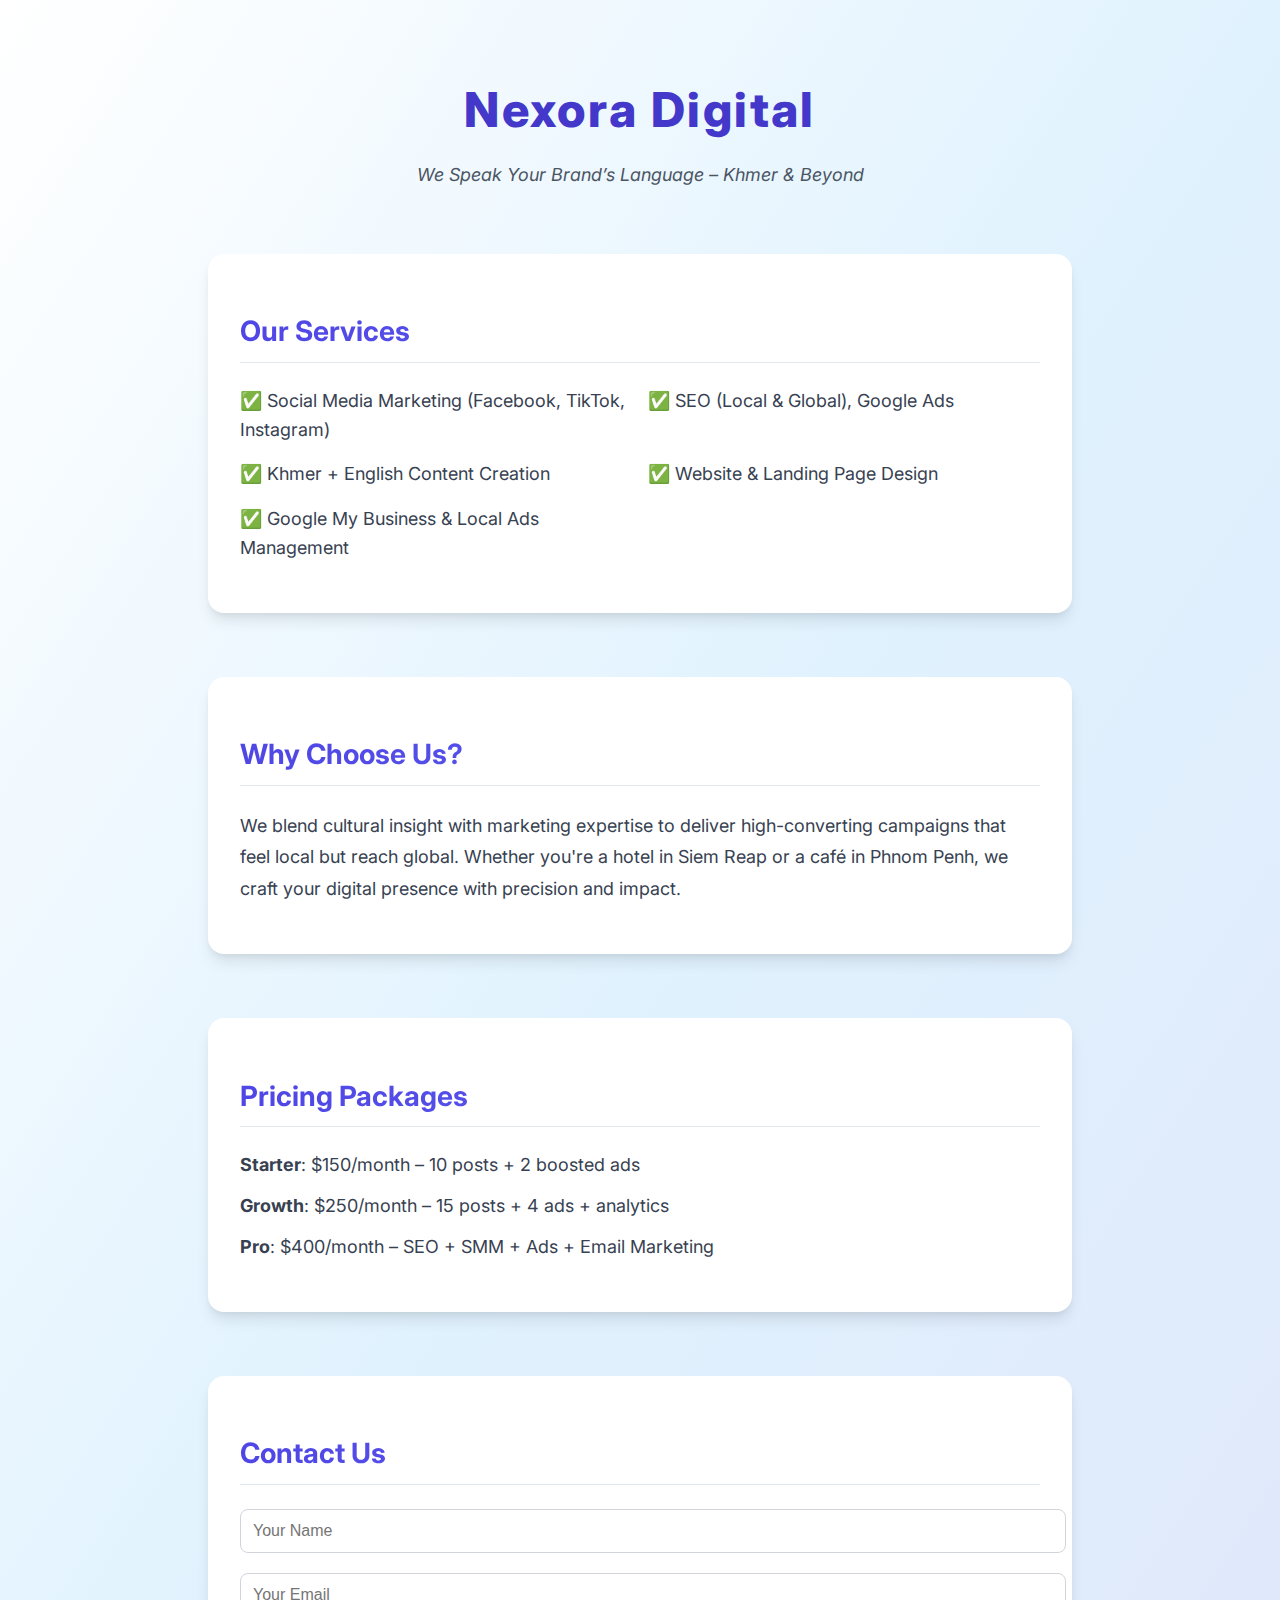
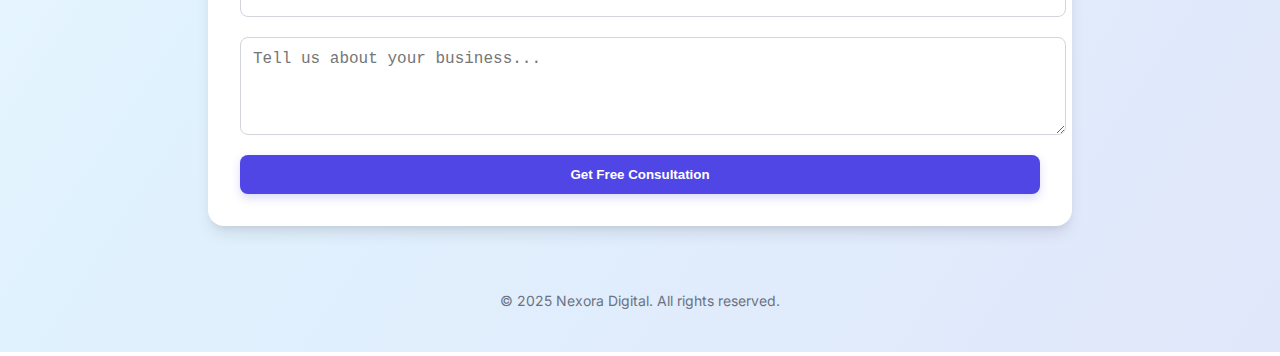
<file: index.html>
<!DOCTYPE html>
<html lang="en">
<head>
    <meta charset="UTF-8">
    <meta name="viewport" content="width=device-width, initial-scale=1.0">
    <title>Nexora Digital - Digital Marketing Agency</title>
    <meta name="description" content="Nexora Digital offers social media marketing, SEO, content creation in Khmer & English, website design, and Google Ads management for businesses in Cambodia and beyond.">
    <link rel="stylesheet" href="style.css">
    <link href="https://fonts.googleapis.com/css2?family=Inter:wght@400;600;700;800&display=swap" rel="stylesheet">
</head>
<body>
    <div class="container">
        <header class="header">
            <h1 class="main-heading">Nexora Digital</h1>
            <p class="tagline">We Speak Your Brand’s Language – Khmer & Beyond</p>
        </header>

        <section class="section-block">
            <h2 class="section-title">Our Services</h2>
            <ul class="service-list">
                <li>✅ Social Media Marketing (Facebook, TikTok, Instagram)</li>
                <li>✅ SEO (Local & Global), Google Ads</li>
                <li>✅ Khmer + English Content Creation</li>
                <li>✅ Website & Landing Page Design</li>
                <li>✅ Google My Business & Local Ads Management</li>
            </ul>
        </section>

        <section class="section-block">
            <h2 class="section-title">Why Choose Us?</h2>
            <p class="paragraph-text">We blend cultural insight with marketing expertise to deliver high-converting campaigns that feel local but reach global. Whether you're a hotel in Siem Reap or a café in Phnom Penh, we craft your digital presence with precision and impact.</p>
        </section>

        <section class="section-block">
            <h2 class="section-title">Pricing Packages</h2>
            <ul class="pricing-list">
                <li><strong>Starter</strong>: $150/month – 10 posts + 2 boosted ads</li>
                <li><strong>Growth</strong>: $250/month – 15 posts + 4 ads + analytics</li>
                <li><strong>Pro</strong>: $400/month – SEO + SMM + Ads + Email Marketing</li>
            </ul>
        </section>

        <section class="section-block">
            <h2 class="section-title">Contact Us</h2>
            <form class="contact-form" action="https://formspree.io/f/xyzjdbbj" method="POST">
    <input type="text" name="name" placeholder="Your Name" class="form-input" required />
    <input type="email" name="email" placeholder="Your Email" class="form-input" required />
    <textarea name="message" placeholder="Tell us about your business..." class="form-textarea" rows="4" required></textarea>
    <button type="submit" class="submit-button">Get Free Consultation</button>
</form>

        </section>

        <footer class="footer">
            © 2025 Nexora Digital. All rights reserved.
        </footer>
    </div>
</body>
</html>
</file>
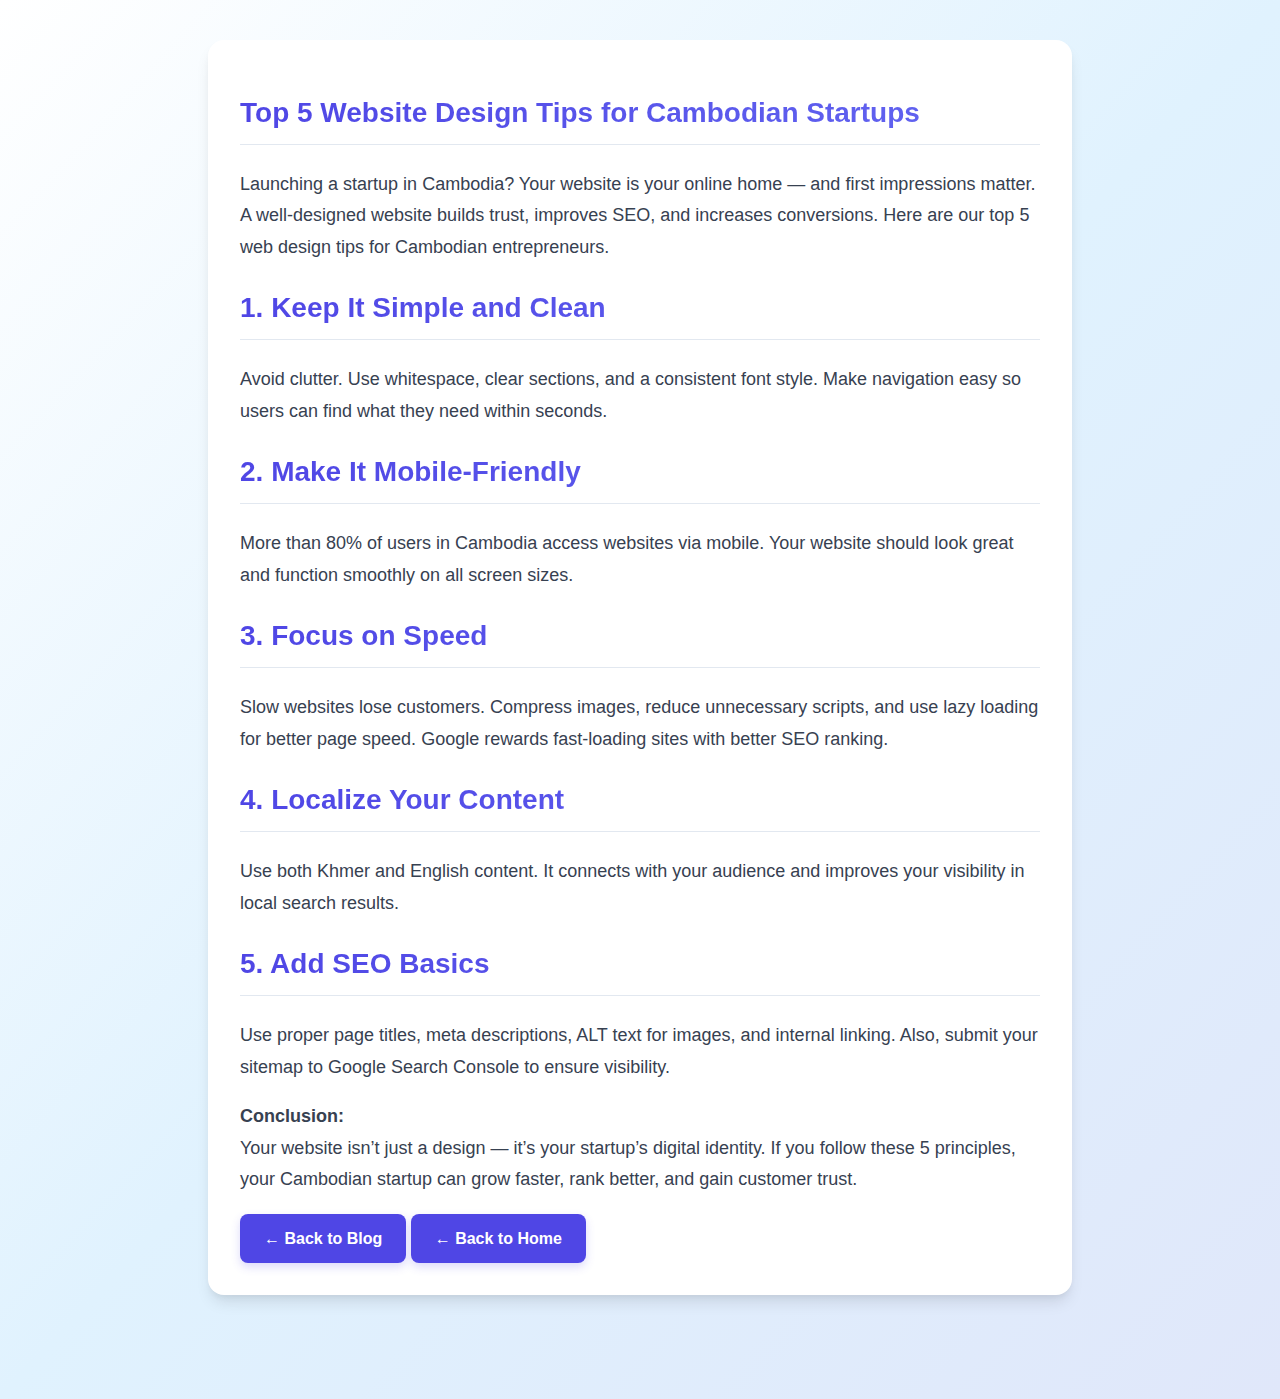
<file: blog-ads-cambodia.html>
<!DOCTYPE html>
<html lang="en">
<head>
  <meta charset="UTF-8">
  <meta name="viewport" content="width=device-width, initial-scale=1.0">
  <title>Top 5 Website Design Tips for Cambodian Startups | Nexora Digital</title>
  <meta name="description" content="Boost your Cambodian startup's success with Nexora Digital's top 5 website design tips. Learn design, SEO, and user experience best practices." />
  <link rel="canonical" href="https://prince5533.github.io/Nexora-Digital-1/blog-website-tips-cambodia.html" />
  <meta name="robots" content="index, follow" />
  <meta property="og:title" content="Top 5 Website Design Tips for Cambodian Startups" />
  <meta property="og:description" content="Nexora Digital Cambodia shares practical web design and SEO tips for startups to grow online effectively." />
  <meta property="og:type" content="article" />
  <meta property="og:url" content="https://prince5533.github.io/Nexora-Digital-1/blog-website-tips-cambodia.html" />
  <meta property="og:image" content="https://prince5533.github.io/Nexora-Digital-1/images/social-banner.jpg" />
  <meta name="twitter:card" content="summary_large_image" />
  <meta name="twitter:title" content="Top 5 Website Design Tips for Cambodian Startups" />
  <meta name="twitter:description" content="Want to grow your startup in Cambodia? Follow these 5 web design and SEO tips by Nexora Digital Cambodia." />
  <meta name="twitter:image" content="https://prince5533.github.io/Nexora-Digital-1/images/social-banner.jpg" />
  <link rel="stylesheet" href="style.css">
</head>
<body>
  <div class="container">
    <section class="section-block">
      <h1 class="section-title">Top 5 Website Design Tips for Cambodian Startups</h1>
      <p class="paragraph-text">
        Launching a startup in Cambodia? Your website is your online home — and first impressions matter. A well-designed website builds trust, improves SEO, and increases conversions. Here are our top 5 web design tips for Cambodian entrepreneurs.
      </p>

      <h2 class="section-title">1. Keep It Simple and Clean</h2>
      <p class="paragraph-text">
        Avoid clutter. Use whitespace, clear sections, and a consistent font style. Make navigation easy so users can find what they need within seconds.
      </p>

      <h2 class="section-title">2. Make It Mobile-Friendly</h2>
      <p class="paragraph-text">
        More than 80% of users in Cambodia access websites via mobile. Your website should look great and function smoothly on all screen sizes.
      </p>

      <h2 class="section-title">3. Focus on Speed</h2>
      <p class="paragraph-text">
        Slow websites lose customers. Compress images, reduce unnecessary scripts, and use lazy loading for better page speed. Google rewards fast-loading sites with better SEO ranking.
      </p>

      <h2 class="section-title">4. Localize Your Content</h2>
      <p class="paragraph-text">
        Use both Khmer and English content. It connects with your audience and improves your visibility in local search results.
      </p>

      <h2 class="section-title">5. Add SEO Basics</h2>
      <p class="paragraph-text">
        Use proper page titles, meta descriptions, ALT text for images, and internal linking. Also, submit your sitemap to Google Search Console to ensure visibility.
      </p>

      <p class="paragraph-text"><strong>Conclusion:</strong><br>
        Your website isn’t just a design — it’s your startup’s digital identity. If you follow these 5 principles, your Cambodian startup can grow faster, rank better, and gain customer trust.
      </p>

      <a href="blog.html" class="submit-button">← Back to Blog</a>
      <a href="index.html" class="submit-button">← Back to Home</a>
    </section>
  </div>
</body>
</html>
</file>
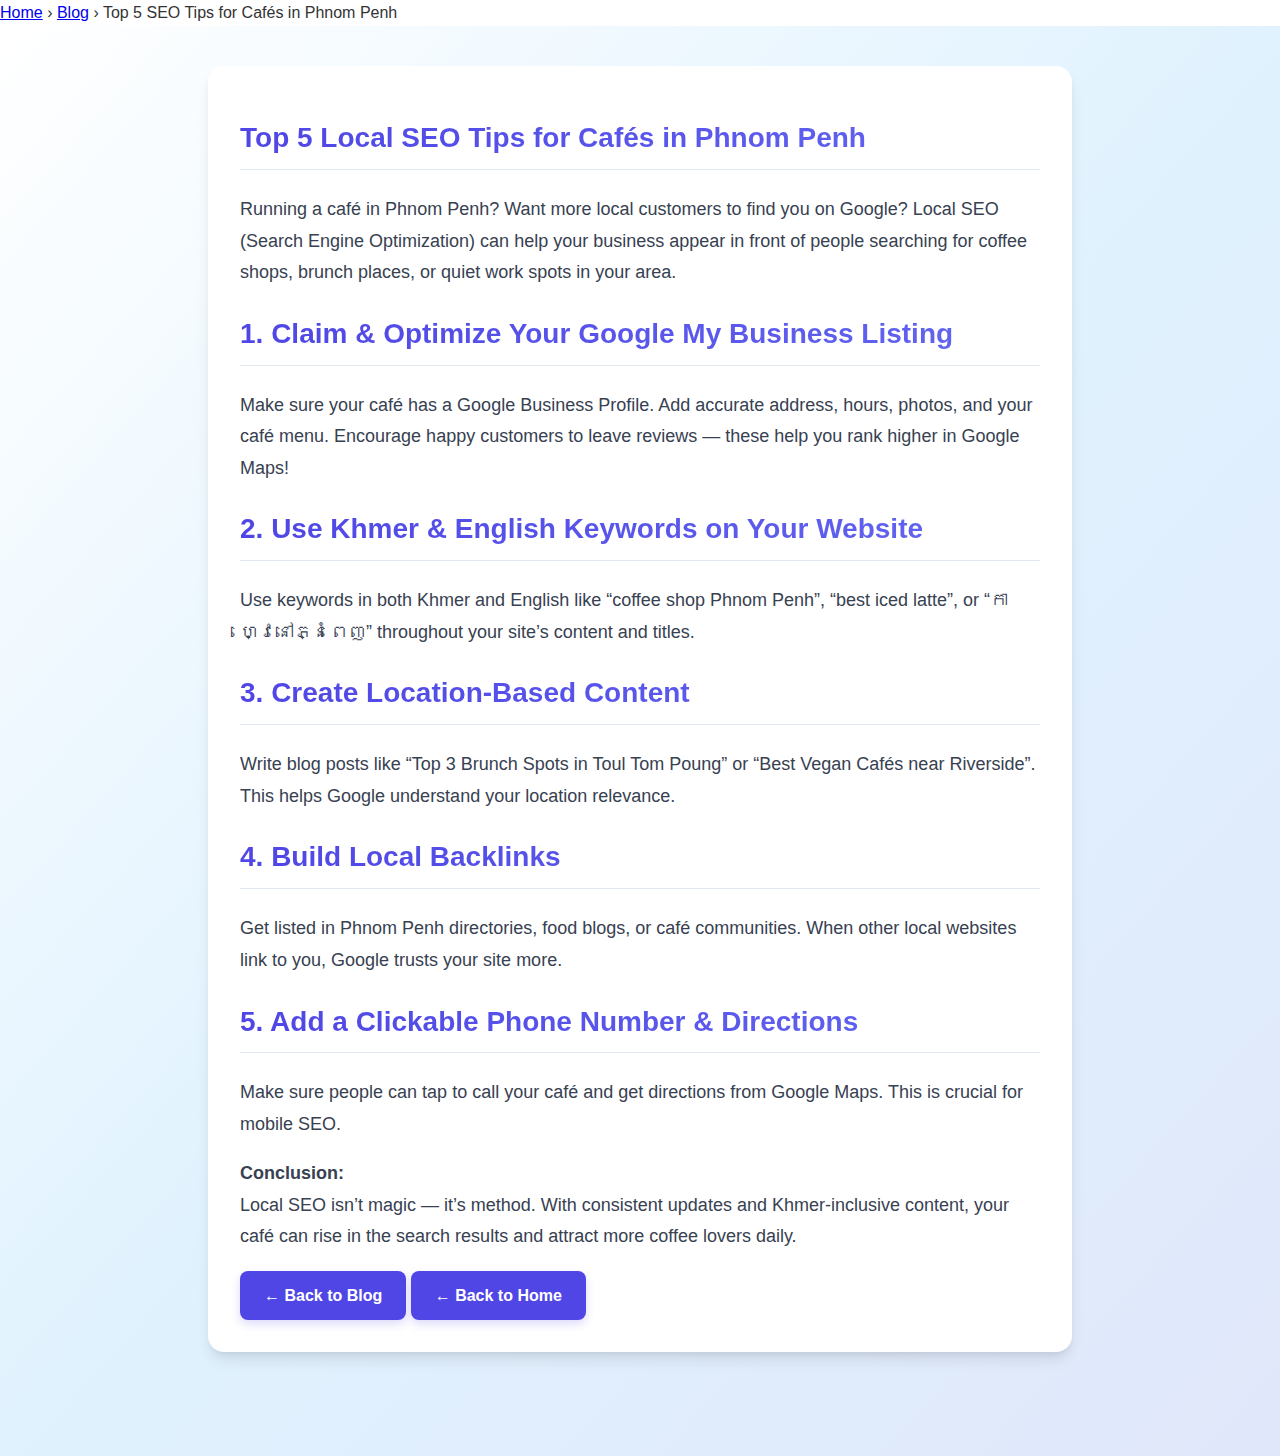
<file: blog-seo-phnom-penh.html>
<!DOCTYPE html>
<html lang="en">
<head>
  <meta charset="UTF-8">
  <meta name="viewport" content="width=device-width, initial-scale=1.0">
  <title>Top 5 Local SEO Tips for Cafés in Phnom Penh | Nexora Digital</title>
  <meta name="description" content="Boost your café's Google visibility in Phnom Penh with Nexora Digital's local SEO tips. Perfect for small businesses and coffee shops." />
  <link rel="canonical" href="https://prince5533.github.io/Nexora-Digital-1/blog-seo-phnom-penh.html" />
  <meta name="robots" content="index, follow" />
  <meta property="og:title" content="Top 5 Local SEO Tips for Cafés in Phnom Penh" />
  <meta property="og:description" content="Nexora Digital shares practical local SEO tips to help Phnom Penh cafés grow online visibility and get more customers." />
  <meta property="og:type" content="article" />
  <meta property="og:url" content="https://prince5533.github.io/Nexora-Digital-1/blog-seo-phnom-penh.html" />
  <meta property="og:image" content="https://prince5533.github.io/Nexora-Digital-1/images/social-banner.jpg" />
  <meta name="twitter:card" content="summary_large_image" />
  <meta name="twitter:title" content="Top 5 Local SEO Tips for Cafés in Phnom Penh" />
  <meta name="twitter:description" content="Get discovered by more Phnom Penh coffee lovers with these expert local SEO tips from Nexora Digital." />
  <meta name="twitter:image" content="https://prince5533.github.io/Nexora-Digital-1/images/social-banner.jpg" />
  <link rel="stylesheet" href="style.css">
</head>
<body>
  <nav aria-label="breadcrumb" class="breadcrumb">
  <a href="index.html">Home</a> ›
  <a href="blog.html">Blog</a> ›
  <span>Top 5 SEO Tips for Cafés in Phnom Penh</span>
</nav>
  <div class="container">
    <section class="section-block">
      <h1 class="section-title">Top 5 Local SEO Tips for Cafés in Phnom Penh</h1>
      <p class="paragraph-text">
        Running a café in Phnom Penh? Want more local customers to find you on Google? Local SEO (Search Engine Optimization) can help your business appear in front of people searching for coffee shops, brunch places, or quiet work spots in your area.
      </p>

      <h2 class="section-title">1. Claim & Optimize Your Google My Business Listing</h2>
      <p class="paragraph-text">
        Make sure your café has a Google Business Profile. Add accurate address, hours, photos, and your café menu. Encourage happy customers to leave reviews — these help you rank higher in Google Maps!
      </p>

      <h2 class="section-title">2. Use Khmer & English Keywords on Your Website</h2>
      <p class="paragraph-text">
        Use keywords in both Khmer and English like “coffee shop Phnom Penh”, “best iced latte”, or “កាហ្វេនៅភ្នំពេញ” throughout your site’s content and titles.
      </p>

      <h2 class="section-title">3. Create Location-Based Content</h2>
      <p class="paragraph-text">
        Write blog posts like “Top 3 Brunch Spots in Toul Tom Poung” or “Best Vegan Cafés near Riverside”. This helps Google understand your location relevance.
      </p>

      <h2 class="section-title">4. Build Local Backlinks</h2>
      <p class="paragraph-text">
        Get listed in Phnom Penh directories, food blogs, or café communities. When other local websites link to you, Google trusts your site more.
      </p>

      <h2 class="section-title">5. Add a Clickable Phone Number & Directions</h2>
      <p class="paragraph-text">
        Make sure people can tap to call your café and get directions from Google Maps. This is crucial for mobile SEO.
      </p>

      <p class="paragraph-text"><strong>Conclusion:</strong><br>
        Local SEO isn’t magic — it’s method. With consistent updates and Khmer-inclusive content, your café can rise in the search results and attract more coffee lovers daily.
      </p>

      <a href="blog.html" class="submit-button">← Back to Blog</a>
      <a href="index.html" class="submit-button">← Back to Home</a>
    </section>
  </div>
</body>
</html>
</file>
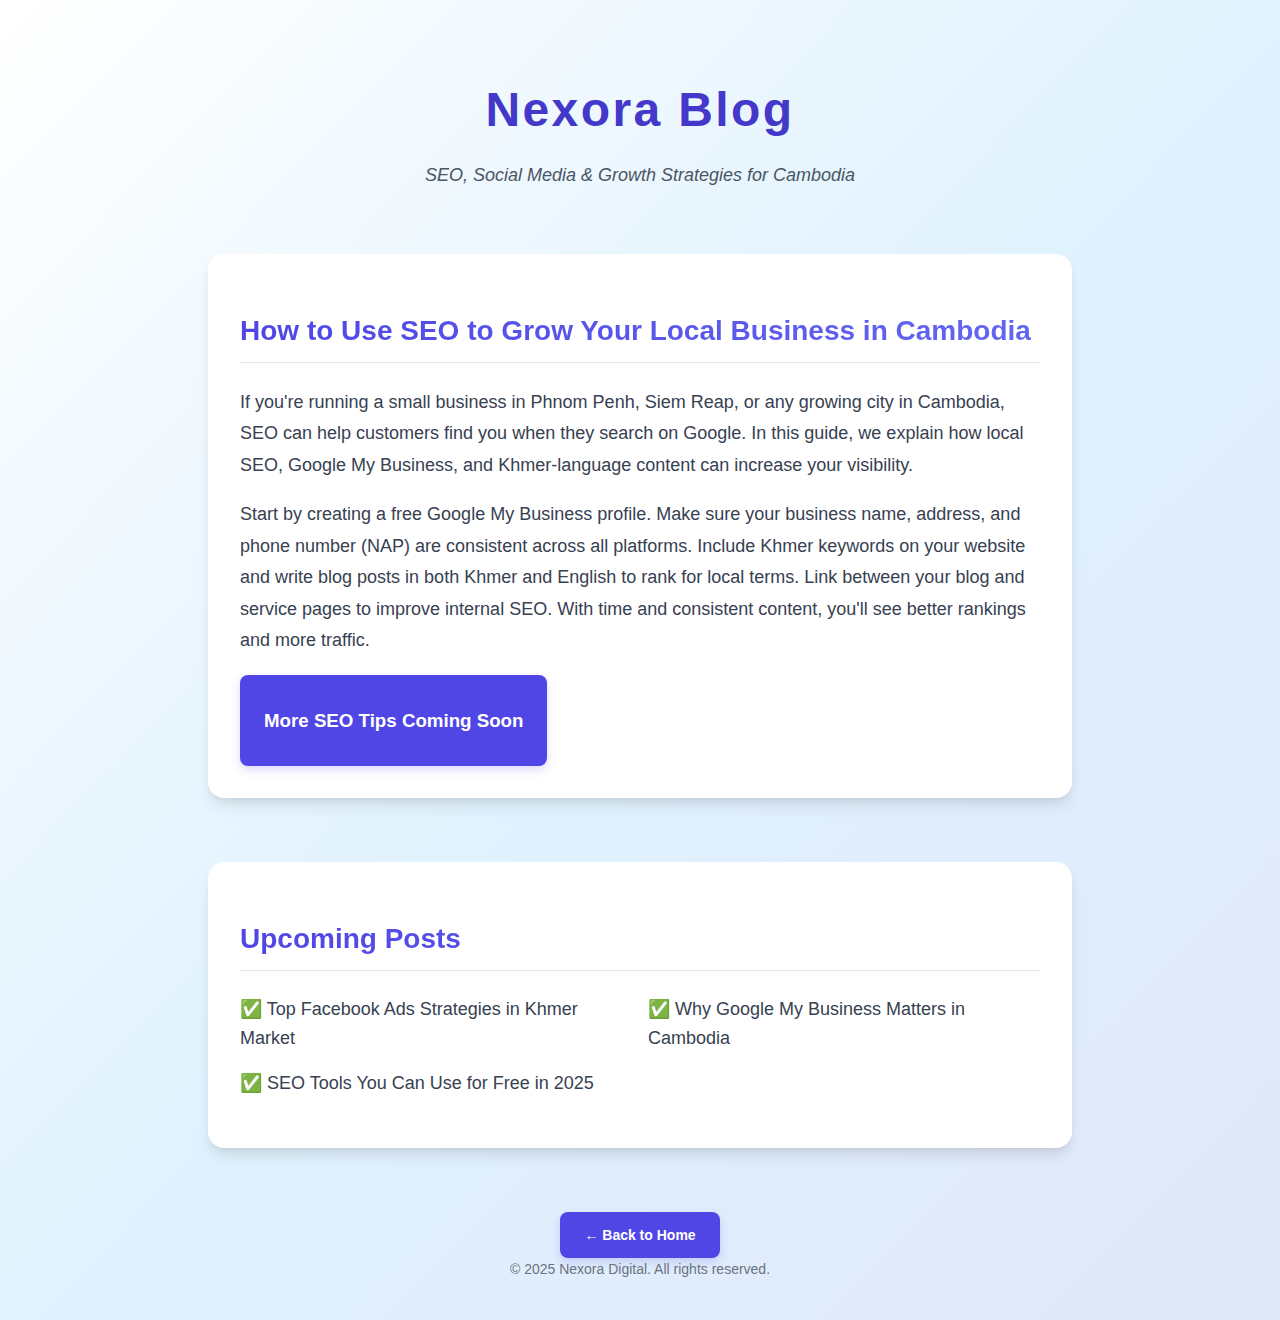
<file: blog.html>
<!DOCTYPE html>
<html lang="en">
<head>
  <meta charset="UTF-8" />
  <meta name="viewport" content="width=device-width, initial-scale=1.0" />
  <meta name="description" content="Read SEO-friendly marketing articles from Nexora Digital, Cambodia's modern digital agency." />
  <title>Nexora Blog - Digital Marketing Insights</title>
  <link rel="stylesheet" href="style.css" />
</head>
<body>
  <div class="container">
    <header class="header">
      <h1 class="main-heading">Nexora Blog</h1>
      <p class="tagline">SEO, Social Media & Growth Strategies for Cambodia</p>
    </header>

    <section class="section-block">
      <h2 class="section-title">How to Use SEO to Grow Your Local Business in Cambodia</h2>
      <p class="paragraph-text">
        If you're running a small business in Phnom Penh, Siem Reap, or any growing city in Cambodia, SEO can help customers find you when they search on Google. In this guide, we explain how local SEO, Google My Business, and Khmer-language content can increase your visibility.
      </p>
      <p class="paragraph-text">
        Start by creating a free Google My Business profile. Make sure your business name, address, and phone number (NAP) are consistent across all platforms. Include Khmer keywords on your website and write blog posts in both Khmer and English to rank for local terms. Link between your blog and service pages to improve internal SEO. With time and consistent content, you'll see better rankings and more traffic.
      </p>
      <a href="#" class="submit-button"> <h3>More SEO Tips Coming Soon</h3></a>
    </section>

    <section class="section-block">
      <h2 class="section-title">Upcoming Posts</h2>
      <ul class="service-list">
        <li>✅ Top Facebook Ads Strategies in Khmer Market</li>
        <li>✅ Why Google My Business Matters in Cambodia</li>
        <li>✅ SEO Tools You Can Use for Free in 2025</li>
      </ul>
    </section>

    <footer class="footer">
      <a href="index.html" class="submit-button">← Back to Home</a><br/>
      © 2025 Nexora Digital. All rights reserved.
    </footer>
  </div>
</body>
</html>
</file>
<file: style.css>
body{margin:0;padding:0;font-family:'Inter',sans-serif;color:#333;line-height:1.6}.container{min-height:100vh;background:linear-gradient(to bottom right,#fff,#e0f2fe,#e0e7fa);color:#333;padding:40px 16px}.header{text-align:center;margin-bottom:64px}.main-heading{font-size:48px;font-weight:800;color:#4338ca;letter-spacing:.05em;margin-bottom:12px}.tagline{font-size:18px;margin-top:12px;color:#4b5563;font-style:italic}.section-block{max-width:800px;margin:0 auto 64px auto;background-color:#fff;box-shadow:0 10px 15px -3px rgba(0,0,0,.1),0 4px 6px -2px rgba(0,0,0,.05);border-radius:16px;padding:32px}.section-title{font-size:28px;font-weight:700;color:#4f46e5;margin-bottom:24px;border-bottom:1px solid #e2e8f0;padding-bottom:8px}.service-list{list-style:none;padding:0;display:grid;grid-template-columns:1fr;gap:16px;font-size:18px;color:#374151}@media (min-width:640px){.service-list{grid-template-columns:1fr 1fr}}.paragraph-text{font-size:18px;color:#374151;line-height:1.75}.pricing-list{list-style:none;padding:0;margin-top:24px;font-size:18px;color:#374151}.pricing-list li{margin-bottom:12px}.pricing-list li:last-child{margin-bottom:0}.contact-form{display:flex;flex-direction:column;gap:20px}.form-input,.form-textarea{width:100%;padding:12px;border:1px solid #d1d5db;border-radius:8px;outline:none;font-size:16px}.form-input:focus,.form-textarea:focus{border-color:#6366f1;box-shadow:0 0 0 2px rgba(99,102,241,.5)}.submit-button{background-color:#4f46e5;color:#fff;font-weight:600;padding:12px 24px;border-radius:8px;border:none;cursor:pointer;transition:background-color .3s ease}.submit-button:hover{background-color:#4338ca}.footer{text-align:center;font-size:14px;color:#6b7280;margin-top:40px}.blog-button-group{display:flex;flex-wrap:wrap;gap:12px;justify-content:flex-start;margin-top:24px}.blog-button-group .submit-button{white-space:nowrap}
@keyframes fadeInUp {
  0% {
    opacity: 0;
    transform: translateY(30px);
  }
  100% {
    opacity: 1;
    transform: translateY(0);
  }
}

.section-block {
  animation: fadeInUp 0.8s ease-in-out both;
}
.submit-button {
  background-color: #4f46e5;
  color: #fff;
  font-weight: 600;
  padding: 12px 24px;
  border-radius: 8px;
  border: none;
  cursor: pointer;
  transition: all 0.3s ease;
  text-decoration: none;
  display: inline-block;
  box-shadow: 0 4px 10px rgba(79, 70, 229, 0.2);
}

.submit-button:hover {
  background-color: #4338ca;
  transform: translateY(-3px);
  box-shadow: 0 8px 20px rgba(67, 56, 202, 0.3);
}
.section-title {
  font-size: 28px;
  font-weight: 700;
  background: linear-gradient(90deg, #4f46e5, #6366f1);
  -webkit-background-clip: text;
  -webkit-text-fill-color: transparent;
  margin-bottom: 24px;
  border-bottom: 1px solid #e2e8f0;
  padding-bottom: 8px;
}
</file>
